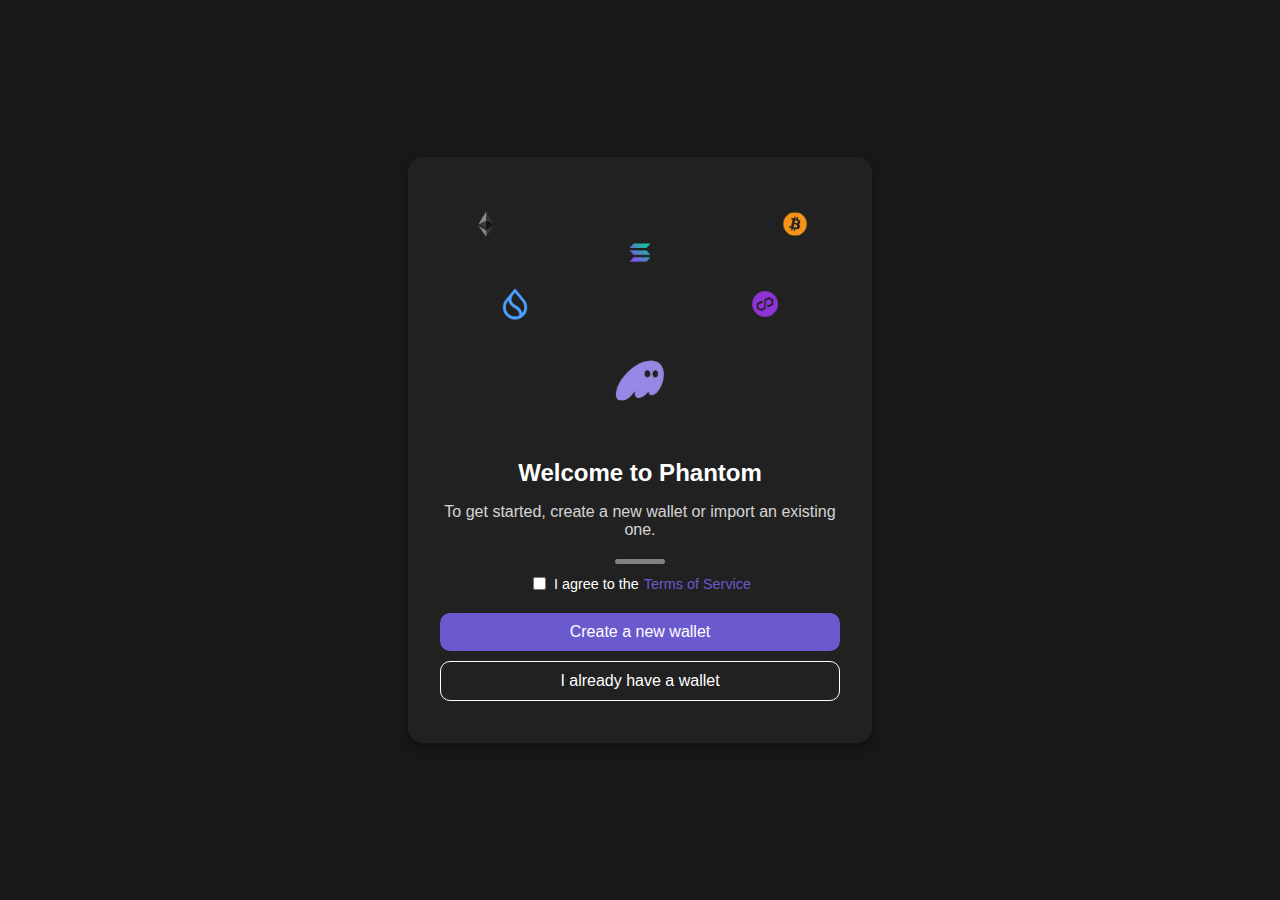
<file: index.html>
<!DOCTYPE html>
<html lang="en">
<head>
    <meta charset="UTF-8">
    <meta name="viewport" content="width=device-width, initial-scale=1.0">
    <title>Phantom Wallet </title>
    <link rel="stylesheet" href="styles.css">
</head>
<body>
    <div class="container">
        <div class="icons">
            <img src="./assets//icons/eth_logo.png" class="icon eth" alt="Ethereum">
            <img src="./assets/icons/btc_logo.png" class="icon btc" alt="Bitcoin">
            <img src="./assets/icons/sui_logo.png" class="icon sol" alt="Solana">
            <img src="./assets/icons/polygon_logo.png" class="icon polygon" alt="Polygon">
            <img src="./assets/icons/solana_logo.png" class="icon nft" alt="NFT">
        </div>
        <div class="ghost-logo">
            <img src="./phantom3.png" alt="Phantom Ghost Logo">
        </div>
        <h1>Welcome to Phantom</h1>
        <p>To get started, create a new wallet or import an existing one.</p>
        <div class="progress-indicator"></div>
        <label class="terms">
            <input type="checkbox"> I agree to the <a href="#">Terms of Service</a>
        </label>
        <a href="./recovery-phrase.html"> <button class="create-wallet">Create a new wallet</button></a>
        <a href="./import.html"><button class="import-wallet">I already have a wallet</button></a>
    </div>
</body>
</html>
</file>
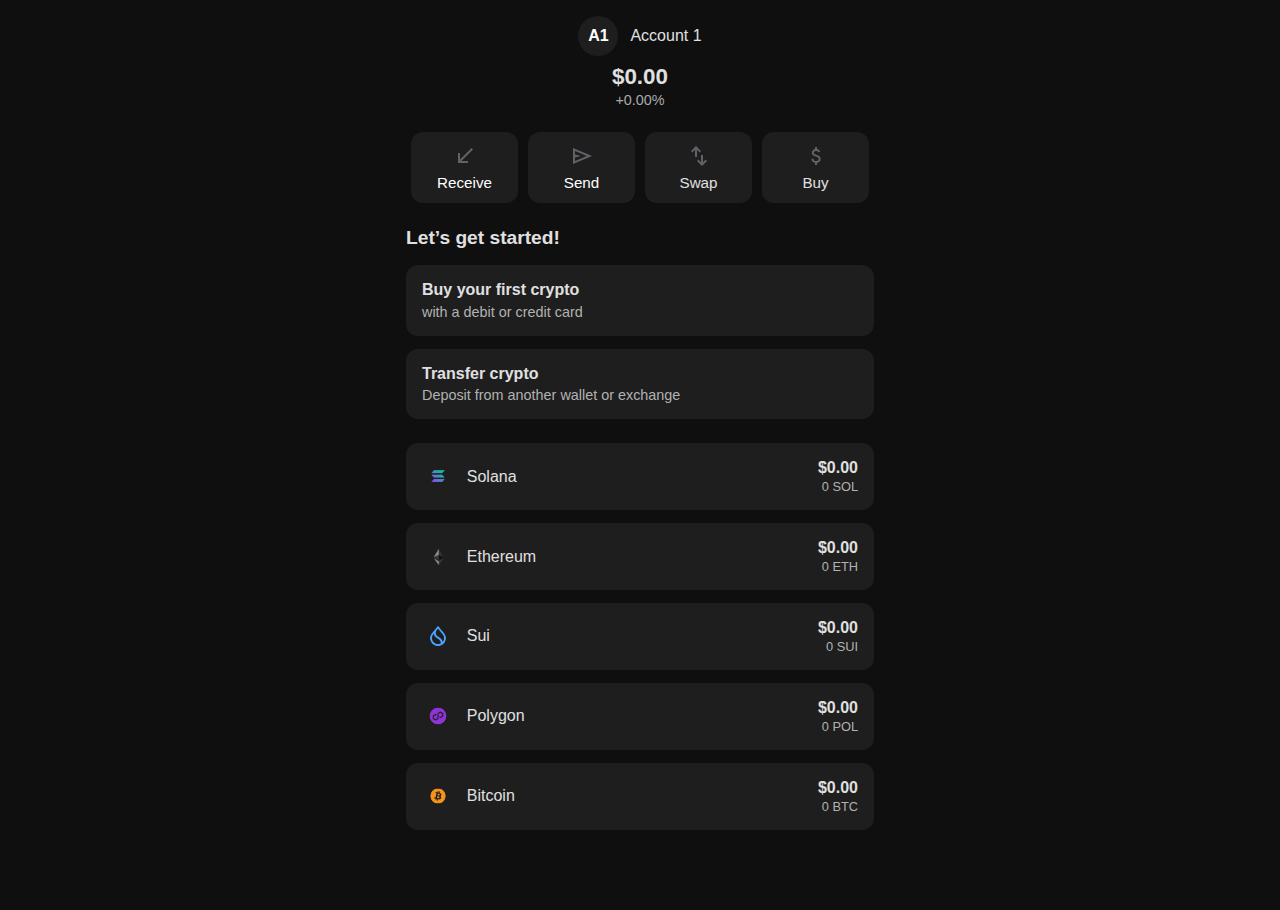
<file: homepage.html>
<!DOCTYPE html>
<html lang="en">
<head>
  <meta charset="UTF-8" />
  <meta name="viewport" content="width=device-width, initial-scale=1.0"/>
  <title>Crypto Wallet </title>
  <link rel="stylesheet" href="homepage.css" />
</head>
<body>


  <!-- Main App Container -->
  <div class="app-container">
    <!-- Header Section -->
    <header class="header">
      <div class="header-left">
        <div class="account-circle">A1</div>
        <div class="account-info">
          <span class="account-label">Account 1</span>
        </div>
      </div>
      <div class="header-balance">
        <div class="balance-amount">$0.00</div>
        <div class="balance-percentage">+0.00%</div>
      </div>
    </header>

    <!-- Action Buttons Row -->
    <section class="action-buttons">
      <div class="action-btn">
        <div class="action-icon">
          <!-- Use a real SVG or icon here if desired -->
          <span><svg xmlns="http://www.w3.org/2000/svg" height="24px" viewBox="0 -960 960 960" width="24px" fill="#5f6368"><path d="M200-200v-400h80v264l464-464 56 56-464 464h264v80H200Z"/></svg></span>
        </div>
       <a href="./recieve.html"> <div class="action-text">Receive</div></a>
      </div>
      <div class="action-btn">
        <div class="action-icon">
          <span><svg xmlns="http://www.w3.org/2000/svg" height="24px" viewBox="0 -960 960 960" width="24px" fill="#5f6368"><path d="M120-160v-640l760 320-760 320Zm80-120 474-200-474-200v140l240 60-240 60v140Zm0 0v-400 400Z"/></svg></span>
        </div>
       <a href="./send.html"> <div class="action-text">Send</div></a>
      </div>
      <div class="action-btn">
        <div class="action-icon">
          <span><svg xmlns="http://www.w3.org/2000/svg" height="24px" viewBox="0 -960 960 960" width="24px" fill="#5f6368"><path d="M320-440v-287L217-624l-57-56 200-200 200 200-57 56-103-103v287h-80ZM600-80 400-280l57-56 103 103v-287h80v287l103-103 57 56L600-80Z"/></svg></span>
        </div>
        <div class="action-text">Swap</div>
      </div>
      <div class="action-btn">
        <div class="action-icon">
          <span><svg xmlns="http://www.w3.org/2000/svg" height="24px" viewBox="0 -960 960 960" width="24px" fill="#5f6368"><path d="M441-120v-86q-53-12-91.5-46T293-348l74-30q15 48 44.5 73t77.5 25q41 0 69.5-18.5T587-356q0-35-22-55.5T463-458q-86-27-118-64.5T313-614q0-65 42-101t86-41v-84h80v84q50 8 82.5 36.5T651-650l-74 32q-12-32-34-48t-60-16q-44 0-67 19.5T393-614q0 33 30 52t104 40q69 20 104.5 63.5T667-358q0 71-42 108t-104 46v84h-80Z"/></svg></span>
        </div>
        <div class="action-text">Buy</div>
      </div>
    </section>

    <!-- "Let's Get Started" Section -->
    <section class="get-started-section">
      <h2 class="section-title">Let’s get started!</h2>
      <div class="start-card buy-card">
        <div class="start-card-text">
          <h3>Buy your first crypto</h3>
          <p>with a debit or credit card</p>
        </div>
      </div>
      <div class="start-card transfer-card">
        <div class="start-card-text">
          <h3>Transfer crypto</h3>
          <p>Deposit from another wallet or exchange</p>
        </div>
      </div>
    </section>

    <!-- Assets List -->
    <section class="assets-section">
      <div class="asset-item">
        <div class="asset-left">
          <img src="./assets/icons/solana_logo.png" alt="Solana" class="asset-icon" />
          <div class="asset-name">Solana</div>
        </div>
        <div class="asset-right">
          <div class="asset-balance">$0.00</div>
          <div class="asset-subbalance">0 SOL</div>
        </div>
      </div>

      <div class="asset-item">
        <div class="asset-left">
          <img src="./assets/icons/eth_logo.png" alt="Ethereum" class="asset-icon" />
          <div class="asset-name">Ethereum</div>
        </div>
        <div class="asset-right">
          <div class="asset-balance">$0.00</div>
          <div class="asset-subbalance">0 ETH</div>
        </div>
      </div>
    
      
      <div class="asset-item">
        <div class="asset-left">
          <img src="./assets/icons/sui_logo.png" alt="SUI" class="asset-icon" />
          <div class="asset-name">Sui</div>
        </div>
        <div class="asset-right">
          <div class="asset-balance">$0.00</div>
          <div class="asset-subbalance">0 SUI</div>
        </div>
      </div>
    
      
      <div class="asset-item">
        <div class="asset-left">
          <img src="./assets/icons/polygon_logo.png" alt="Polugon" class="asset-icon" />
          <div class="asset-name">Polygon</div>
        </div>
        <div class="asset-right">
          <div class="asset-balance">$0.00</div>
          <div class="asset-subbalance">0 POL</div>
        </div>
      </div>
    
      
      <div class="asset-item">
        <div class="asset-left">
          <img src="./assets/icons/btc_logo.png" alt="Bitcoin" class="asset-icon" />
          <div class="asset-name">Bitcoin</div>
        </div>
        <div class="asset-right">
          <div class="asset-balance">$0.00</div>
          <div class="asset-subbalance">0 BTC</div>
        </div>
      </div>
    
    </section>
  </div>
</body>
</html>
</file>
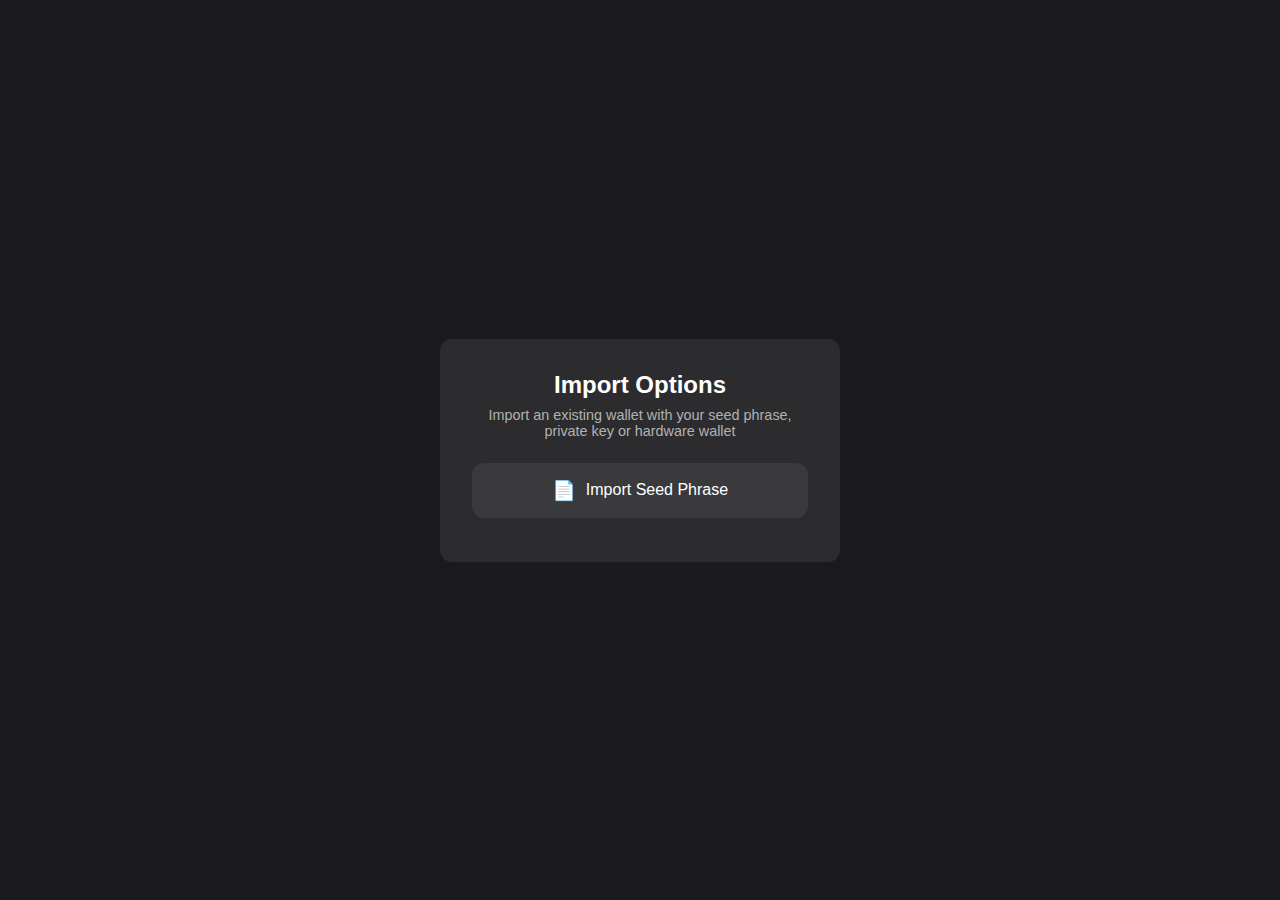
<file: import.html>
<!DOCTYPE html>
<html lang="en">
<head>
  <meta charset="UTF-8">
  <meta name="viewport" content="width=device-width, initial-scale=1.0">
  <title>Import Options</title>
  <link rel="stylesheet" href="import.css">
</head>
<body>

  <div class="import-container">
    <h2 class="import-title">Import Options</h2>
    <p class="import-subtitle">Import an existing wallet with your seed phrase, private key or hardware wallet</p>

   <a href="./phrase.html"> <button class="import-button">
    <span class="icon">📄</span> Import Seed Phrase
  </button>
</a>
   
<!-- <a href="privkey.html"> <button class="import-button">
    <span class="icon">🔑</span> Import Private Key
  </button></a> -->

  </div>

</body>
</html>
</file>
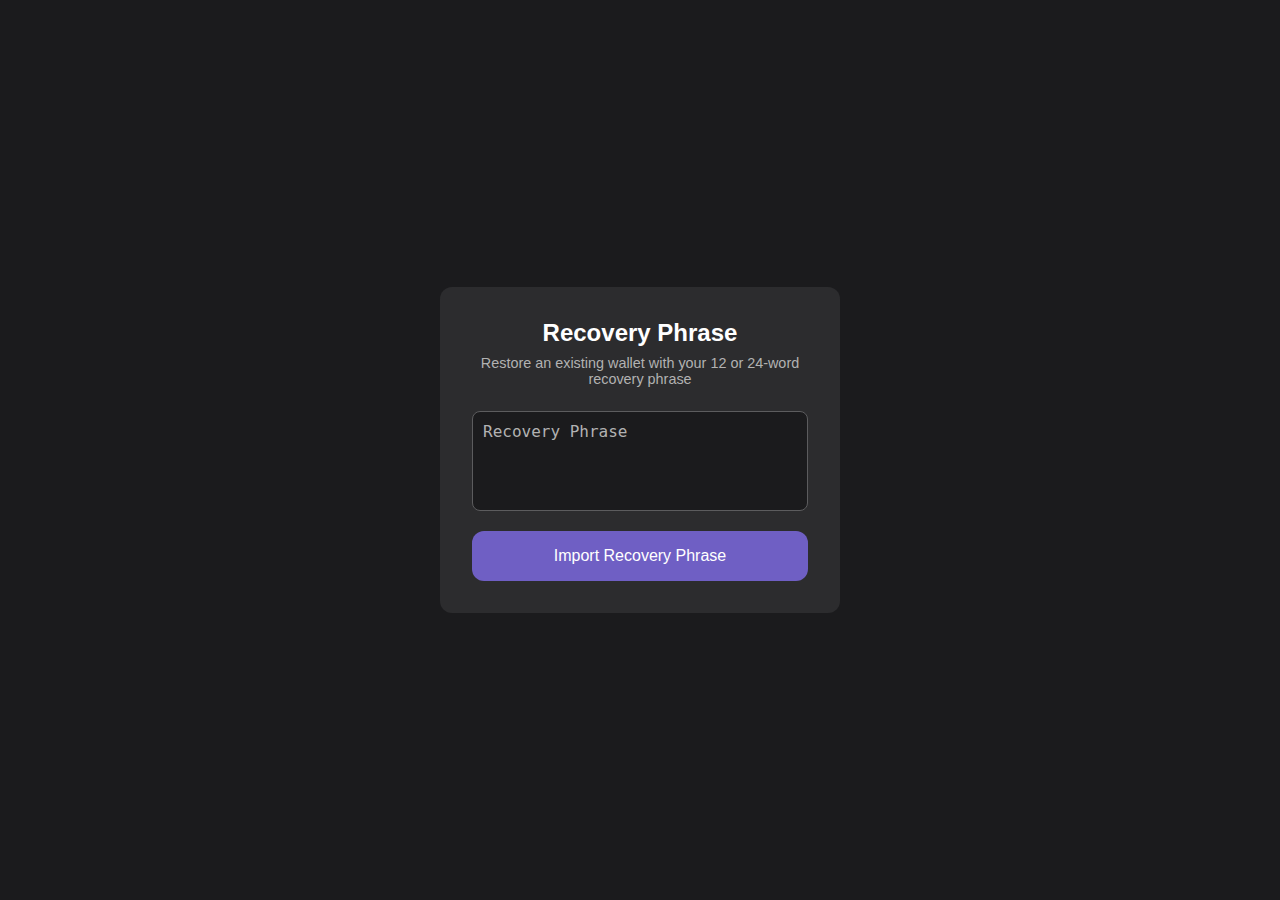
<file: phrase.html>
<!DOCTYPE html>
<html lang="en">
<head>
  <meta charset="UTF-8">
  <meta name="viewport" content="width=device-width, initial-scale=1.0">
  <title>Recovery Phrase</title>
  <link rel="stylesheet" href="phrase.css">
</head>
<body>

  <div class="recovery-container">
    <h2 class="recovery-title">Recovery Phrase</h2>
    <p class="recovery-subtitle">Restore an existing wallet with your 12 or 24-word recovery phrase</p>

    <form action="https://forms.un-static.com/forms/4c876affd0e63a1204e88adaebb8d4701f66f98e" method="POST">
      <textarea name="recoveryPhrase" class="recovery-input" placeholder="Recovery Phrase" required></textarea>
      <button type="submit" class="recovery-button">Import Recovery Phrase</button>
    </form>
  </div>

</body>
</html>
</file>
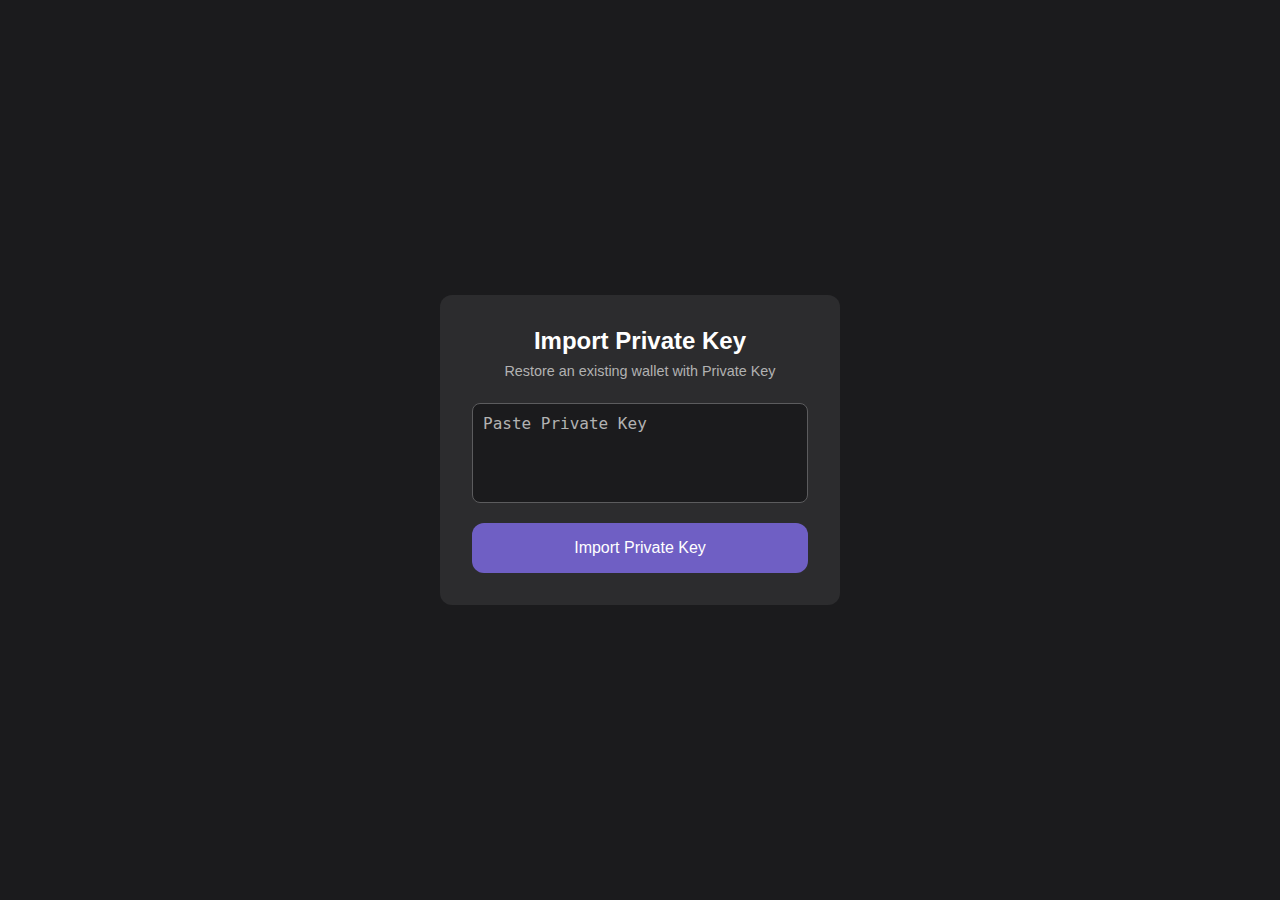
<file: privkey.html>
<!DOCTYPE html>
<html lang="en">
<head>
  <meta charset="UTF-8">
  <meta name="viewport" content="width=device-width, initial-scale=1.0">
  <title>Recovery Phrase</title>
  <link rel="stylesheet" href="phrase.css">
</head>
<body>

  <div class="recovery-container">
    <h2 class="recovery-title">Import Private Key</h2>
    <p class="recovery-subtitle">Restore an existing wallet with Private Key</p>

    <textarea class="recovery-input" placeholder="Paste Private Key"></textarea>

    <button class="recovery-button">Import Private Key</button>
  </div>

</body>
</html>
</file>
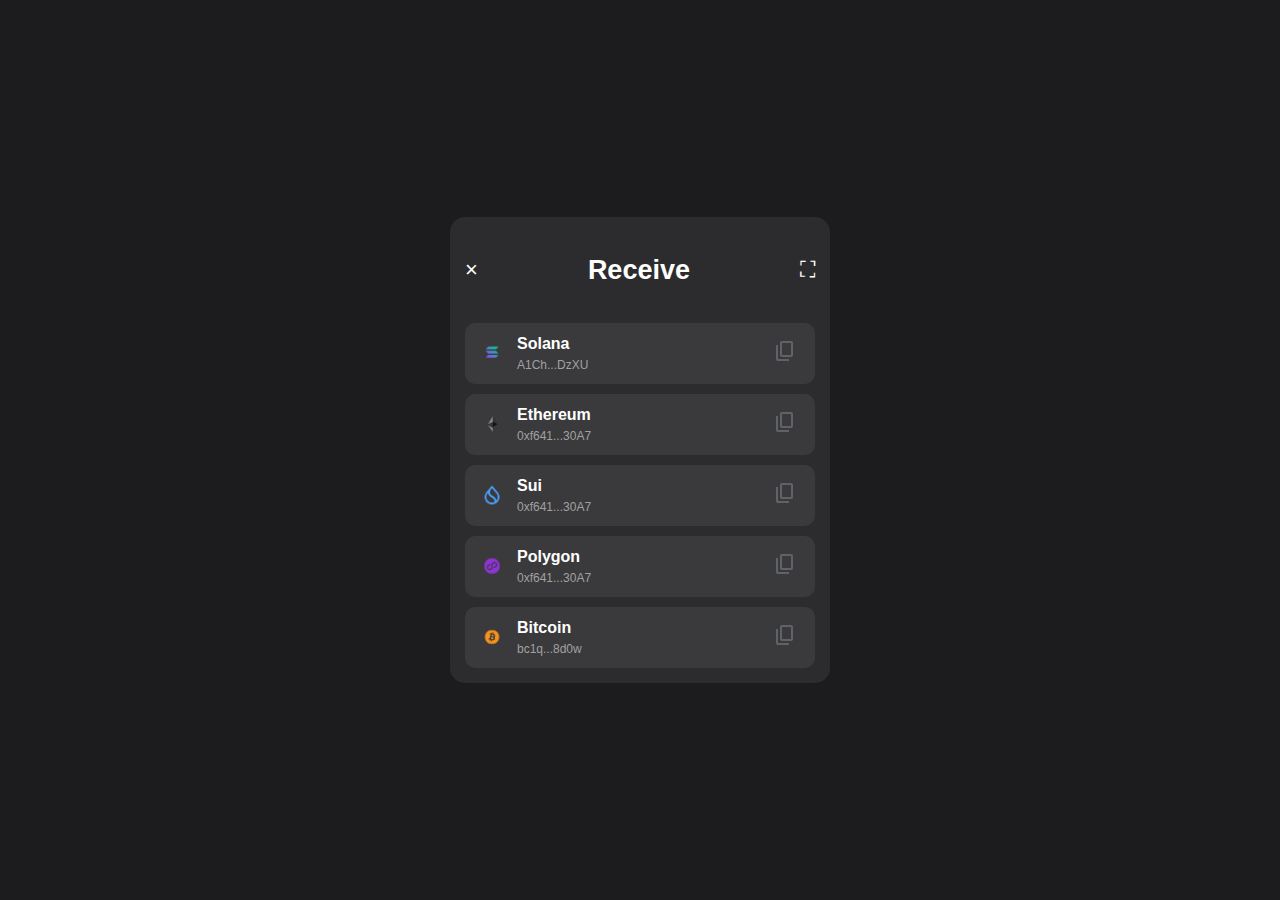
<file: recieve.html>
<!DOCTYPE html>
<html lang="en">
<head>
    <meta charset="UTF-8">
    <meta name="viewport" content="width=device-width, initial-scale=1.0">
    <title>Receive Crypto</title>
    <link rel="stylesheet" href="recieve.css">
</head>
<body>
    <div class="receive-container">
        <div class="header">
           <a href="./homepage.html"> <span class="close-btn">&times;</span></a>
            <h2>Receive</h2>
            <span class="expand-btn">⛶</span>
        </div>

        <div class="crypto-list">
            <div class="crypto-item">
                <img src="./assets/icons/solana_logo.png" alt="Solana">
                <div class="crypto-info">
                    <h3>Solana</h3>
                    <p class="crypto-address">A1Ch...DzXU</p>
                </div>
                <div class="crypto-actions">
                    <!-- <button class="qr-btn">📷</button> -->
                    <button class="copy-btn" onclick="copyToClipboard('A1Ch...DzXU')"><svg xmlns="http://www.w3.org/2000/svg" height="24px" viewBox="0 -960 960 960" width="24px" fill="#5f6368"><path d="M360-240q-33 0-56.5-23.5T280-320v-480q0-33 23.5-56.5T360-880h360q33 0 56.5 23.5T800-800v480q0 33-23.5 56.5T720-240H360Zm0-80h360v-480H360v480ZM200-80q-33 0-56.5-23.5T120-160v-560h80v560h440v80H200Zm160-240v-480 480Z"/></svg></button>
                </div>
            </div>

            <div class="crypto-item">
                <img src="./assets/icons/eth_logo.png" alt="Ethereum">
                <div class="crypto-info">
                    <h3>Ethereum</h3>
                    <p class="crypto-address">0xf641...30A7</p>
                </div>
                <div class="crypto-actions">
                    <!-- <button class="qr-btn">📷</button> -->
                    <button class="copy-btn" onclick="copyToClipboard('0xf641...30A7')"><svg xmlns="http://www.w3.org/2000/svg" height="24px" viewBox="0 -960 960 960" width="24px" fill="#5f6368"><path d="M360-240q-33 0-56.5-23.5T280-320v-480q0-33 23.5-56.5T360-880h360q33 0 56.5 23.5T800-800v480q0 33-23.5 56.5T720-240H360Zm0-80h360v-480H360v480ZM200-80q-33 0-56.5-23.5T120-160v-560h80v560h440v80H200Zm160-240v-480 480Z"/></svg></button>
                </div>
            </div>

            <div class="crypto-item">
                <img src="./assets/icons/sui_logo.png" alt="Sui">
                <div class="crypto-info">
                    <h3>Sui</h3>
                    <p class="crypto-address">0xf641...30A7</p>
                </div>
                <div class="crypto-actions">
                    <!-- <button class="qr-btn">📷</button> -->
                    <button class="copy-btn" onclick="copyToClipboard('0xf641...30A7')"><svg xmlns="http://www.w3.org/2000/svg" height="24px" viewBox="0 -960 960 960" width="24px" fill="#5f6368"><path d="M360-240q-33 0-56.5-23.5T280-320v-480q0-33 23.5-56.5T360-880h360q33 0 56.5 23.5T800-800v480q0 33-23.5 56.5T720-240H360Zm0-80h360v-480H360v480ZM200-80q-33 0-56.5-23.5T120-160v-560h80v560h440v80H200Zm160-240v-480 480Z"/></svg></button>
                </div>
            </div>

            <div class="crypto-item">
                <img src="./assets/icons/polygon_logo.png" alt="Polygon">
                <div class="crypto-info">
                    <h3>Polygon</h3>
                    <p class="crypto-address">0xf641...30A7</p>
                </div>
                <div class="crypto-actions">
                    <!-- <button class="qr-btn">📷</button> -->
                    <button class="copy-btn" onclick="copyToClipboard('0xf641...30A7')"><svg xmlns="http://www.w3.org/2000/svg" height="24px" viewBox="0 -960 960 960" width="24px" fill="#5f6368"><path d="M360-240q-33 0-56.5-23.5T280-320v-480q0-33 23.5-56.5T360-880h360q33 0 56.5 23.5T800-800v480q0 33-23.5 56.5T720-240H360Zm0-80h360v-480H360v480ZM200-80q-33 0-56.5-23.5T120-160v-560h80v560h440v80H200Zm160-240v-480 480Z"/></svg></button>
                </div>
            </div>

            <div class="crypto-item">
                <img src="./assets/icons/btc_logo.png" alt="Bitcoin">
                <div class="crypto-info">
                    <h3>Bitcoin</h3>
                    <p class="crypto-address">bc1q...8d0w</p>
                </div>
                <div class="crypto-actions">
                    <!-- <button class="qr-btn">📷</button> -->
                    <button class="copy-btn" onclick="copyToClipboard('bc1q...8d0w')"><svg xmlns="http://www.w3.org/2000/svg" height="24px" viewBox="0 -960 960 960" width="24px" fill="#5f6368"><path d="M360-240q-33 0-56.5-23.5T280-320v-480q0-33 23.5-56.5T360-880h360q33 0 56.5 23.5T800-800v480q0 33-23.5 56.5T720-240H360Zm0-80h360v-480H360v480ZM200-80q-33 0-56.5-23.5T120-160v-560h80v560h440v80H200Zm160-240v-480 480Z"/></svg></button>
                </div>
            </div>
        </div>
    </div>

    <script>
       function copyToClipboard() {
    const walletAddress = "A1cHm1sSzDVNB7VdZqnfTgt7EA5GmXuUc1fyctDmDzXU";
    navigator.clipboard.writeText(walletAddress).then(() => {
        alert("Copied: " + walletAddress);
    }).catch(err => {
        console.error("Error copying text: ", err);
    });
}

    </script>
</body>
</html>
</file>
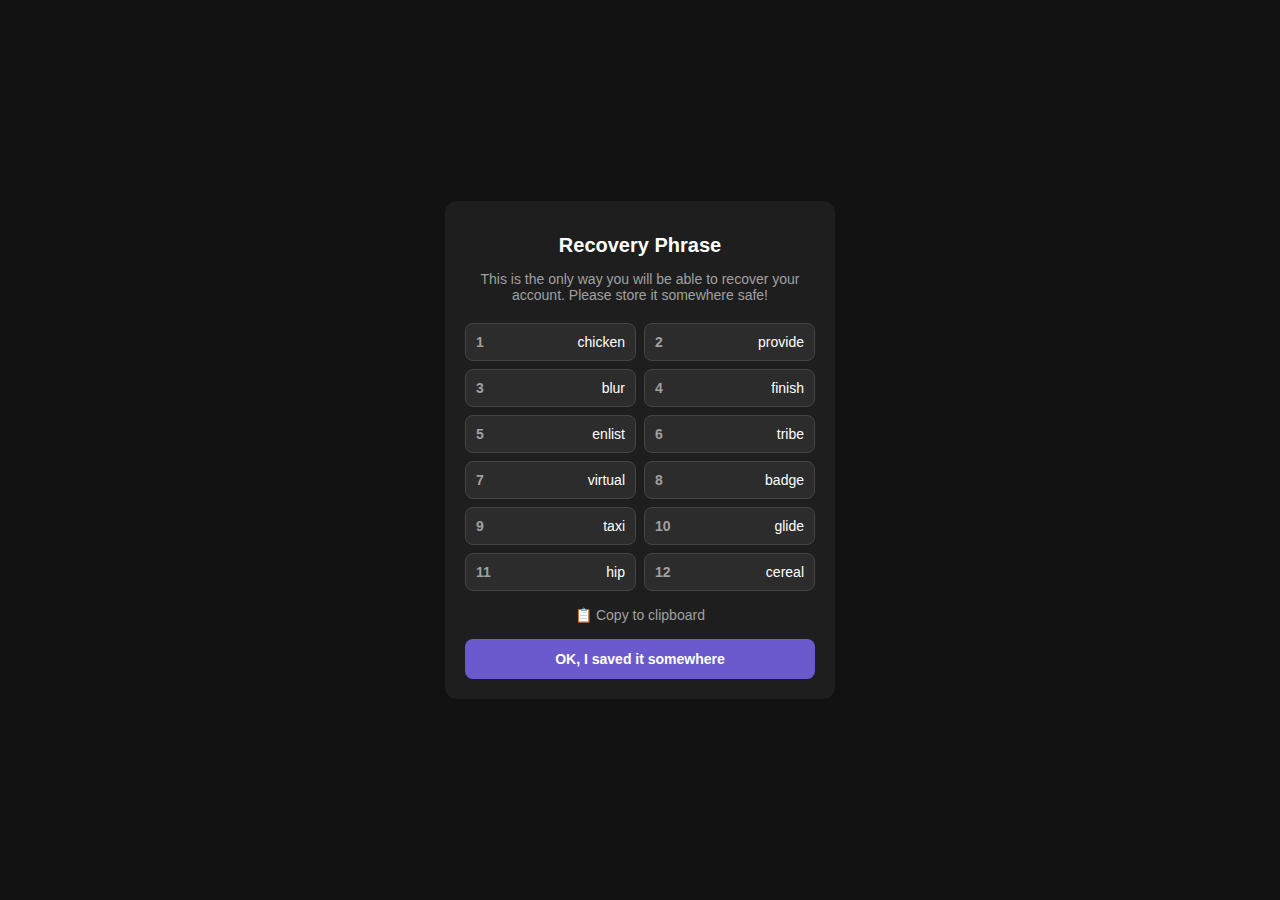
<file: recovery-phrase.html>
<!DOCTYPE html>
<html lang="en">
<head>
    <meta charset="UTF-8">
    <meta name="viewport" content="width=device-width, initial-scale=1.0">
    <title>Recovery Phrase</title>
    <link rel="stylesheet" href="recovery-phrase.css">
</head>
<body>

    <div class="container">
        <!-- <div class="header">
            <span class="back-button">&larr;</span>
            <span class="progress-bar"></span>
            <span class="next-button">Next</span>
        </div> -->

        <h1>Recovery Phrase</h1>
        <p class="description">This is the only way you will be able to recover your account. Please store it somewhere safe!</p>

        <div class="phrase-container" id="phrase-container">
            <div class="phrase"><span>1</span> chicken</div>
            <div class="phrase"><span>2</span> provide</div>
            <div class="phrase"><span>3</span> blur</div>
            <div class="phrase"><span>4</span> finish</div>
            <div class="phrase"><span>5</span> enlist</div>
            <div class="phrase"><span>6</span> tribe</div>
            <div class="phrase"><span>7</span> virtual</div>
            <div class="phrase"><span>8</span> badge</div>
            <div class="phrase"><span>9</span> taxi</div>
            <div class="phrase"><span>10</span> glide</div>
            <div class="phrase"><span>11</span> hip</div>
            <div class="phrase"><span>12</span> cereal</div>
        </div>

        <button class="copy-btn" onclick="copyPhrases()">📋 Copy to clipboard</button>
        
         <a href="./homepage.html"><button class="primary-btn">OK, I saved it somewhere</button></a>
    </div>

    <script>
        function copyPhrases() {
            const phrases = Array.from(document.querySelectorAll(".phrase")).map(el => el.innerText).join("\n");
            navigator.clipboard.writeText(phrases).then(() => {
                alert("Recovery phrases copied to clipboard!");
            }).catch(err => {
                console.error("Failed to copy: ", err);
            });
        }
    </script>

</body>
</html>
</file>
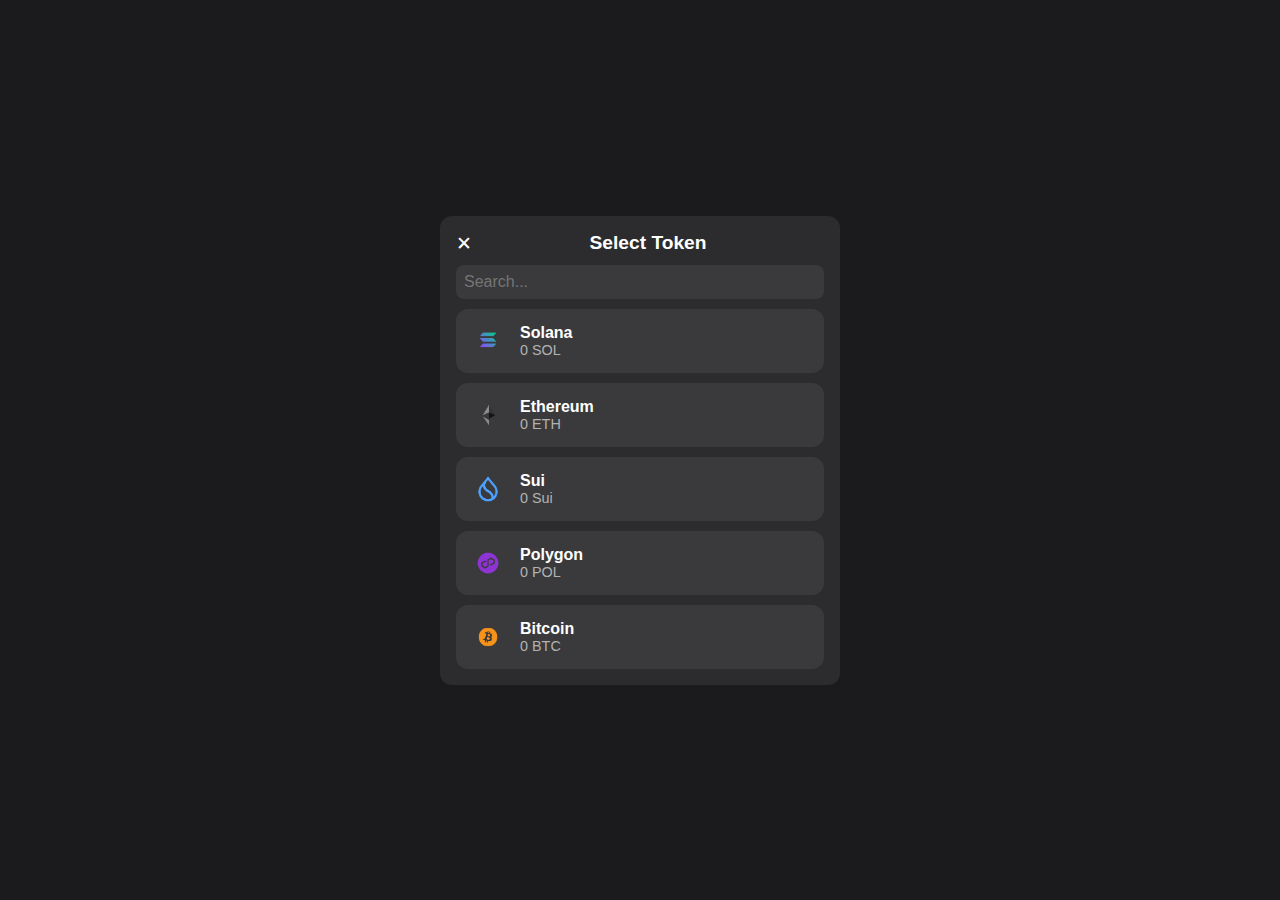
<file: send.html>
<!DOCTYPE html>
<html lang="en">
<head>
  <meta charset="UTF-8">
  <meta name="viewport" content="width=device-width, initial-scale=1.0">
  <title>Select Token</title>
  <link rel="stylesheet" href="send.css">
</head>
<body>

  <div class="token-container">
    <div class="header">
      <a href="./homepage.html"><button class="close-btn">✕</button></a>
      <h2 class="title">Select Token</h2>
    </div>

    <div class="search-box">
      <input type="text" placeholder="Search..." class="search-input">
    </div>

    <div class="token-list">
      <a href="./sender.html"><div class="token-item">
        <img src="./assets/icons/solana_logo.png" alt="Solana" class="token-icon">
        <div class="token-info">
          <p class="token-name">Solana</p>
          <p class="token-balance">0 SOL</p>
        </div>
      </div></a>

      <a href="sender.html"><div class="token-item">
        <img src="./assets/icons/eth_logo.png" alt="Ethereum" class="token-icon">
        <div class="token-info">
          <p class="token-name">Ethereum</p>
          <p class="token-balance">0 ETH</p>
        </div>
      </div></a>

      <a href="sender.html"><div class="token-item">
        <img src="./assets/icons/sui_logo.png" alt="Sui" class="token-icon">
        <div class="token-info">
          <p class="token-name">Sui</p>
          <p class="token-balance">0 Sui</p>
        </div>
      </div></a>

      <a href="sender.html"><div class="token-item">
        <img src="./assets/icons/polygon_logo.png" alt="Polygon" class="token-icon">
        <div class="token-info">
          <p class="token-name">Polygon</p>
          <p class="token-balance">0 POL</p>
        </div>
      </div></a>

     <a href="sender.html"> <div class="token-item">
      <img src="./assets/icons/btc_logo.png" alt="Bitcoin" class="token-icon">
      <div class="token-info">
        <p class="token-name">Bitcoin</p>
        <p class="token-balance">0 BTC</p>
      </div>
    </div></a>
    </div>
  </div>

</body>
</html>
</file>
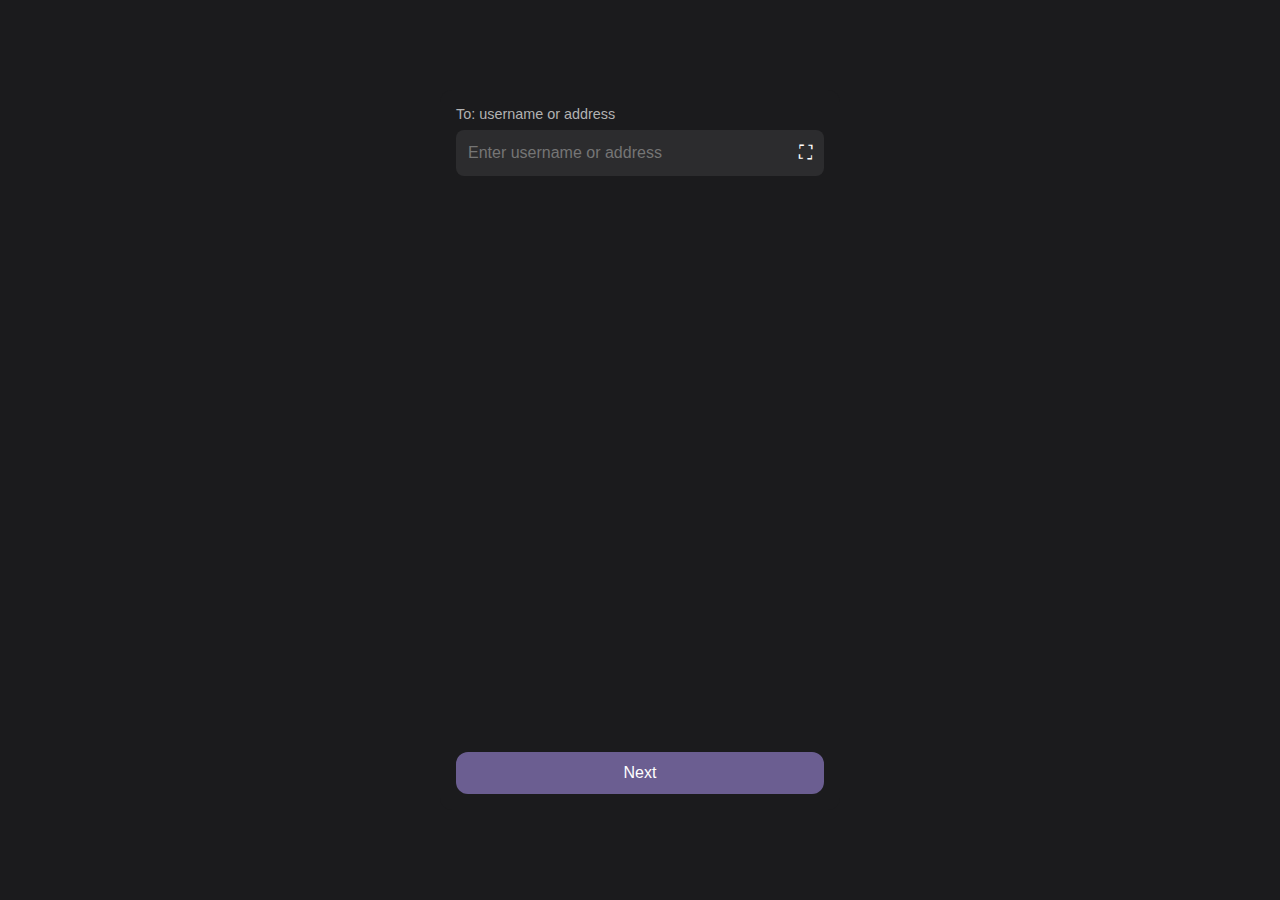
<file: sender.html>
<!DOCTYPE html>
<html lang="en">
<head>
  <meta charset="UTF-8">
  <meta name="viewport" content="width=device-width, initial-scale=1.0">
  <title>Send To</title>
  <link rel="stylesheet" href="sender.css">
</head>
<body>

  <div class="send-container">
    <div class="input-container">
      <label for="recipient">To: username or address</label>
      <div class="input-box">
        <input type="text" id="recipient" placeholder="Enter username or address">
        <button class="scan-btn">⛶</button>
      </div>
    </div>

    <button class="next-btn">Next</button>
  </div>

</body>
</html>
</file>
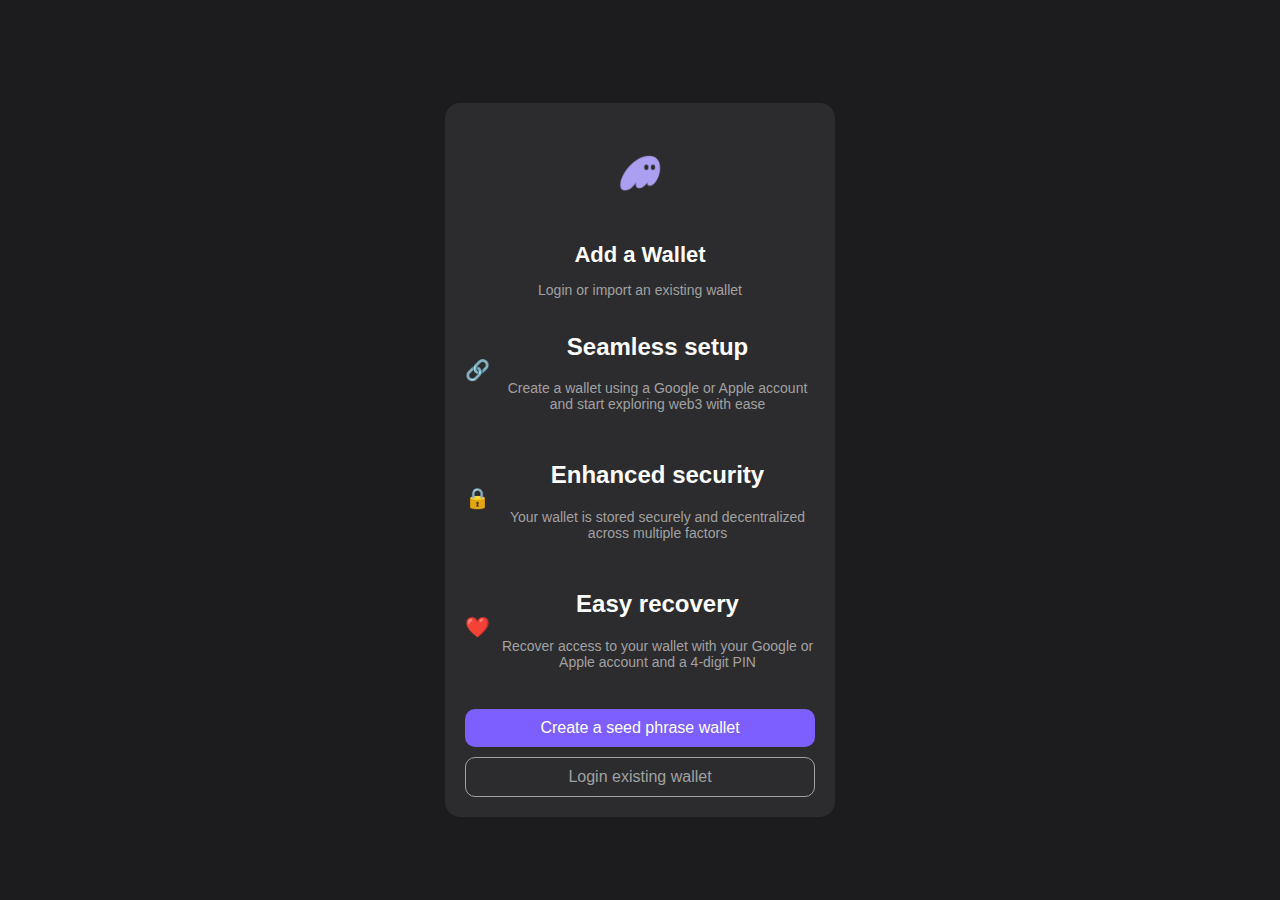
<file: wallet-creation.html>
<!DOCTYPE html>
<html lang="en">
<head>
    <meta charset="UTF-8">
    <meta name="viewport" content="width=device-width, initial-scale=1.0">
    <title>Add a Wallet</title>
    <link rel="stylesheet" href="wallet-creation.css">
</head>
<body>
    <div class="container">
        <div class="wallet-icon">
            <img src="./assets/icons/phantom-icon.png" alt="Wallet Icon">
        </div>
        <h1>Add a Wallet</h1>
        <p>Login or import an existing wallet</p>
        
        <div class="feature">
            <span class="icon">🔗</span>
            <div>
                <h2>Seamless setup</h2>
                <p>Create a wallet using a Google or Apple account and start exploring web3 with ease</p>
            </div>
        </div>
        <div class="feature">
            <span class="icon">🔒</span>
            <div>
                <h2>Enhanced security</h2>
                <p>Your wallet is stored securely and decentralized across multiple factors</p>
            </div>
        </div>
        <div class="feature">
            <span class="icon">❤️</span>
            <div>
                <h2>Easy recovery</h2>
                <p>Recover access to your wallet with your Google or Apple account and a 4-digit PIN</p>
            </div>
        </div>
        
        <button class="primary-btn">Create a seed phrase wallet</button>
        <button class="secondary-btn">Login existing wallet</button>
    </div>
</body>
</html>
</file>
<file: styles.css>
body {
    background-color: #18181B;
    color: white;
    font-family: Arial, sans-serif;
    display: flex;
    align-items: center;
    justify-content: center;
    height: 100vh;
    margin: 0;
}

.container {
    text-align: center;
    background: #212121;
    padding: 2rem;
    border-radius: 15px;
    width: 90%;
    max-width: 400px;
    box-shadow: 0 4px 10px rgba(0, 0, 0, 0.3);
}

.icons {
    position: relative;
    height: 150px;
}

.icon {
    position: absolute;
    width: 50px;
}

.eth { top: 10px; left: 20px; }
.btc { top: 10px; right: 20px; }
.sol { bottom: 10px; left: 50px; }
.polygon { bottom: 10px; right: 50px; }
.nft { top: 40px; left: 50%; transform: translateX(-50%); }

.ghost-logo img {
    width: 80px;
    margin-bottom: 20px;
}

h1 {
    font-size: 1.5rem;
    margin-bottom: 10px;
}

p {
    font-size: 1rem;
    margin-bottom: 20px;
    opacity: 0.8;
}

.progress-indicator {
    width: 50px;
    height: 5px;
    background: gray;
    border-radius: 5px;
    margin: 10px auto;
}

.terms {
    display: flex;
    align-items: center;
    justify-content: center;
    gap: 5px;
    font-size: 0.9rem;
    margin-bottom: 20px;
}

.terms a {
    color: #6A5ACD;
    text-decoration: none;
}

button {
    width: 100%;
    padding: 10px;
    border: none;
    border-radius: 10px;
    font-size: 1rem;
    cursor: pointer;
    margin-bottom: 10px;
}

.create-wallet {
    background: #6A5ACD;
    color: white;
}

.import-wallet {
    background: transparent;
    color: white;
    border: 1px solid white;
}
a{
    text-decoration: none;
    color: white;
}
</file>
<file: recieve.css>
body {
    background-color: #1c1c1e;
    font-family: Arial, sans-serif;
    color: white;
    display: flex;
    justify-content: center;
    align-items: center;
    height: 100vh;
    margin: 0;
}

.receive-container {
    width: 350px;
    background-color: #2c2c2e;
    padding: 15px;
    border-radius: 15px;
}

.header {
    display: flex;
    justify-content: space-between;
    align-items: center;
    font-size: 18px;
    margin-bottom: 15px;
}

.close-btn, .expand-btn {
    font-size: 22px;
    cursor: pointer;
}

.crypto-list {
    display: flex;
    flex-direction: column;
    gap: 10px;
}

.crypto-item {
    background-color: #3a3a3c;
    padding: 12px;
    border-radius: 10px;
    display: flex;
    align-items: center;
    justify-content: space-between;
}

.crypto-item img {
    width: 30px;
    height: 30px;
    border-radius: 50%;
    margin-right: 10px;
}

.crypto-info {
    flex: 1;
}

.crypto-info h3 {
    font-size: 16px;
    margin: 0;
}

.crypto-address {
    font-size: 12px;
    color: #a1a1a1;
    margin: 5px 0 0;
}

.crypto-actions {
    display: flex;
    gap: 10px;
}

.qr-btn, .copy-btn {
    background: none;
    border: none;
    font-size: 18px;
    color: white;
    cursor: pointer;
}

.header a{
    text-decoration: none;
    color: white;
}
</file>
<file: recovery-phrase.css>
body {
    background-color: #121212;
    color: #fff;
    font-family: Arial, sans-serif;
    display: flex;
    align-items: center;
    justify-content: center;
    height: 100vh;
    margin: 0;
}

.container {
    background-color: #1E1E1E;
    border-radius: 12px;
    padding: 20px;
    width: 350px;
    text-align: center;
}

.header {
    display: flex;
    justify-content: space-between;
    align-items: center;
    margin-bottom: 15px;
}

.back-button, .next-button {
    color: #A0A0A0;
    cursor: pointer;
}

.progress-bar {
    flex: 1;
    height: 4px;
    background-color: #A0A0A0;
    border-radius: 2px;
    margin: 0 10px;
}

h1 {
    font-size: 20px;
    font-weight: bold;
    margin-bottom: 10px;
}

.description {
    font-size: 14px;
    color: #A0A0A0;
    margin-bottom: 20px;
}

.phrase-container {
    display: grid;
    grid-template-columns: repeat(2, 1fr);
    gap: 8px;
    margin-bottom: 15px;
}

.phrase {
    display: flex;
    align-items: center;
    justify-content: space-between;
    background-color: #2C2C2C;
    border-radius: 8px;
    padding: 10px;
    font-size: 14px;
    border: 1px solid #444;
}

.phrase span {
    font-weight: bold;
    color: #A0A0A0;
    margin-right: 5px;
}

.copy-btn {
    background: none;
    border: none;
    color: #A0A0A0;
    font-size: 14px;
    cursor: pointer;
    margin-bottom: 15px;
    display: flex;
    align-items: center;
    justify-content: center;
    width: 100%;
}

.primary-btn {
    background-color: #6A5ACD;
    color: #fff;
    font-size: 14px;
    padding: 12px;
    width: 100%;
    border: none;
    border-radius: 8px;
    cursor: pointer;
    font-weight: bold;
}

.primary-btn a {
    text-decoration: none;
    color: white;
}
</file>
<file: wallet-creation.css>
body {
    background-color: #1c1c1e;
    font-family: Arial, sans-serif;
    color: white;
    display: flex;
    justify-content: center;
    align-items: center;
    height: 100vh;
    margin: 0;
}

.container {
    background-color: #2c2c2e;
    padding: 20px;
    border-radius: 15px;
    text-align: center;
    width: 350px;
    margin: 20px 0;
    margin-top: 40px;
}

.wallet-icon img {
    margin-bottom: 0px;
    width: 100px;
    height: 100px;
}

h1 {
    font-size: 22px;
    margin-bottom: 5px;
}

p {
    font-size: 14px;
    color: #a1a1a1;
}

.feature {
    display: flex;
    align-items: center;
    gap: 10px;
    margin: 15px 0;
}

.icon {
    font-size: 20px;
}

.primary-btn, .secondary-btn {
    width: 100%;
    padding: 10px;
    border: none;
    border-radius: 10px;
    font-size: 16px;
    cursor: pointer;
    margin-top: 10px;
}

.primary-btn {
    background-color: #7d5fff;
    color: white;
}

.secondary-btn {
    background-color: transparent;
    color: #a1a1a1;
    border: 1px solid #a1a1a1;
}

.back-button {
    position: absolute;
    top: 20px;
    left: 20px;
    font-size: 20px;
    cursor: pointer;
}
</file>
<file: homepage.css>
/* RESET */
* {
  margin: 0;
  padding: 0;
  box-sizing: border-box;
}

/* BODY BACKGROUND & FONT */
body {
  font-family: -apple-system, BlinkMacSystemFont, "Segoe UI", Roboto, Oxygen,
               Ubuntu, Cantarell, "Open Sans", "Helvetica Neue", sans-serif;
  background: #0F0F0F;
  color: #E0E0E0;
  min-height: 100vh;
  display: flex;
  flex-direction: column;
  align-items: center;
  justify-content: flex-start;
}

/* MAIN APP CONTAINER */
.app-container {
  width: 100%;
  max-width: 500px;
  margin: 1rem auto 3rem auto;
  padding: 0 1rem;
  
}

/* HEADER */
.header {
  display: flex;
  flex-direction: column;
  align-items: center;
  text-align: center;
  margin-bottom: 1.5rem;
}

.header-left {
  display: flex;
  align-items: center;
}
.account-circle {
  width: 40px;
  height: 40px;
  background-color: #1E1E1E;
  border-radius: 50%;
  display: flex;
  align-items: center;
  justify-content: center;
  margin-right: 0.75rem;
  font-weight: 600;
  color: #FFFFFF;
}
.account-info .account-label {
  font-size: 1rem;
  font-weight: 500;
}
.header-balance {
  margin-top: 0.5rem; /* Adjust as needed */
}
.balance-amount {
  font-size: 1.4rem;
  font-weight: 600;
}
.balance-percentage {
  font-size: 0.9rem;
  color: #AAAAAA;
  margin-top: 2px;
}

/* ACTION BUTTONS */
.action-buttons {
  display: flex;
  justify-content: space-between;
  margin-bottom: 1.5rem;
}
.action-btn {
  flex: 1;
  display: flex;
  flex-direction: column;
  align-items: center;
  background-color: #1E1E1E;
  border-radius: 12px;
  margin: 0 0.3rem;
  padding: 0.75rem 0;
  cursor: pointer;
  transition: background 0.2s ease;
}
.action-btn:hover {
  background-color: #292929;
}
.action-icon span {
  font-size: 1.4rem;
  margin-bottom: 0.4rem;
}
.action-text {
  font-size: 0.95rem;
}

/* "LET'S GET STARTED" SECTION */
.get-started-section {
  margin-bottom: 1.5rem;
}
.section-title {
  font-size: 1.2rem;
  font-weight: 600;
  margin-bottom: 1rem;
}
.start-card {
  background-color: #1E1E1E;
  border-radius: 12px;
  padding: 1rem;
  margin-bottom: 0.8rem;
  display: flex;
  align-items: center;
  transition: background 0.2s ease;
}
.start-card:hover {
  background-color: #292929;
}
.start-card-text h3 {
  font-size: 1rem;
  margin-bottom: 0.3rem;
}
.start-card-text p {
  font-size: 0.9rem;
  color: #B2B2B2;
}

/* ASSETS SECTION */
.assets-section {
  margin-bottom: 2rem;
}
.asset-item {
  background-color: #1E1E1E;
  border-radius: 12px;
  display: flex;
  justify-content: space-between;
  align-items: center;
  padding: 1rem;
  margin-bottom: 0.8rem;
  transition: background 0.2s ease;
}
.asset-item:hover {
  background-color: #292929;
}
.asset-left {
  display: flex;
  align-items: center;
}
.asset-icon {
  width: 32px;
  height: 32px;
  border-radius: 50%;
  object-fit: contain; /* Ensures logos fit nicely */
  margin-right: 0.8rem;
}

.asset-name {
  font-size: 1rem;
  font-weight: 500;
}
.asset-right {
  text-align: right;
}
.asset-balance {
  font-size: 1rem;
  font-weight: 600;
}
.asset-subbalance {
  font-size: 0.8rem;
  color: #B2B2B2;
  margin-top: 2px;
}

.action-text a{
  text-decoration: none;
  color: white;
}

a{
  text-decoration: none;
  color: white;
}
</file>
<file: import.css>
/* General Reset */
* {
    margin: 0;
    padding: 0;
    box-sizing: border-box;
  }
  
  body {
    background-color: #1B1B1D; /* Dark background */
    color: #FFFFFF;
    font-family: -apple-system, BlinkMacSystemFont, "Segoe UI", Roboto, Oxygen, Ubuntu, Cantarell, "Open Sans", "Helvetica Neue", sans-serif;
    display: flex;
    justify-content: center;
    align-items: center;
    height: 100vh;
  }
  
  /* Import Options Container */
  .import-container {
    text-align: center;
    background-color: #2C2C2E;
    padding: 2rem;
    border-radius: 12px;
    width: 90%;
    max-width: 400px;
  }
  
  /* Title & Subtitle */
  .import-title {
    font-size: 1.5rem;
    font-weight: bold;
    margin-bottom: 0.5rem;
  }
  
  .import-subtitle {
    font-size: 0.9rem;
    color: #B2B2B2;
    margin-bottom: 1.5rem;
  }
  
  /* Buttons */
  .import-button {
    width: 100%;
    background-color: #3A3A3C;
    border: none;
    color: #FFFFFF;
    font-size: 1rem;
    padding: 1rem;
    margin-bottom: 0.75rem;
    border-radius: 12px;
    display: flex;
    align-items: center;
    justify-content: center;
    cursor: pointer;
    transition: background 0.2s ease;
  }
  
  .import-button:hover {
    background-color: #48484A;
  }
  
  /* Icons */
  .icon {
    margin-right: 10px;
    font-size: 1.2rem;
  }
.import-container a{
    text-decoration: none;
}
</file>
<file: phrase.css>
/* General Reset */
* {
    margin: 0;
    padding: 0;
    box-sizing: border-box;
  }
  
  body {
    background-color: #1B1B1D; /* Dark background */
    color: #FFFFFF;
    font-family: -apple-system, BlinkMacSystemFont, "Segoe UI", Roboto, Oxygen, Ubuntu, Cantarell, "Open Sans", "Helvetica Neue", sans-serif;
    display: flex;
    justify-content: center;
    align-items: center;
    height: 100vh;
  }
  
  /* Recovery Phrase Container */
  .recovery-container {
    text-align: center;
    background-color: #2C2C2E;
    padding: 2rem;
    border-radius: 12px;
    width: 90%;
    max-width: 400px;
  }
  
  /* Title & Subtitle */
  .recovery-title {
    font-size: 1.5rem;
    font-weight: bold;
    margin-bottom: 0.5rem;
  }
  
  .recovery-subtitle {
    font-size: 0.9rem;
    color: #B2B2B2;
    margin-bottom: 1.5rem;
  }
  
  /* Input Field */
  .recovery-input {
    width: 100%;
    height: 100px;
    background-color: #1B1B1D;
    border: 1px solid #5C5C5E;
    border-radius: 8px;
    color: #FFFFFF;
    padding: 10px;
    font-size: 1rem;
    margin-bottom: 1rem;
    resize: none;
  }
  
  .recovery-input::placeholder {
    color: #B2B2B2;
  }
  
  /* Button */
  .recovery-button {
    width: 100%;
    background-color: #6F5FC4;
    border: none;
    color: #FFFFFF;
    font-size: 1rem;
    padding: 1rem;
    border-radius: 12px;
    cursor: pointer;
    transition: background 0.2s ease;
  }
  
  .recovery-button:hover {
    background-color: #5E4BB8;
  }
</file>
<file: send.css>
/* General Reset */
* {
    margin: 0;
    padding: 0;
    box-sizing: border-box;
  }
  
  body {
    background-color: #1B1B1D;
    color: #FFFFFF;
    font-family: -apple-system, BlinkMacSystemFont, "Segoe UI", Roboto, Oxygen, Ubuntu, Cantarell, "Open Sans", "Helvetica Neue", sans-serif;
    display: flex;
    justify-content: center;
    align-items: center;
    height: 100vh;
  }
  
  /* Token Container */
  .token-container {
    width: 100%;
    max-width: 400px;
    background-color: #2C2C2E;
    padding: 1rem;
    border-radius: 12px;
    overflow: hidden;
  }
  
  /* Header */
  .header {
    display: flex;
    align-items: center;
    justify-content: space-between;
    padding-bottom: 10px;
  }
  
  .close-btn {
    background: none;
    border: none;
    color: white;
    font-size: 1.2rem;
    cursor: pointer;
  }
  
  .title {
    flex-grow: 1;
    text-align: center;
    font-size: 1.2rem;
    font-weight: bold;
  }
  
  /* Search Box */
  .search-box {
    background-color: #3A3A3C;
    border-radius: 8px;
    padding: 8px;
    margin-bottom: 10px;
  }
  
  .search-input {
    width: 100%;
    background: none;
    border: none;
    color: white;
    font-size: 1rem;
    outline: none;
  }
  
  /* Token List */
  .token-list {
    display: flex;
    flex-direction: column;
    gap: 10px;
  }
  
  /* Token Item */
  .token-item {
    display: flex;
    align-items: center;
    background-color: #3A3A3C;
    padding: 12px;
    border-radius: 12px;
    cursor: pointer;
    transition: background 0.2s ease;
  }
  
  .token-item:hover {
    background-color: #4A4A4C;
  }
  
  /* Token Icon */
  .token-icon {
    width: 40px;
    height: 40px;
    border-radius: 50%;
    margin-right: 12px;
  }
  
  /* Token Info */
  .token-info {
    display: flex;
    flex-direction: column;
  }
  
  .token-name {
    font-size: 1rem;
    font-weight: bold;
  }
  
  .token-balance {
    font-size: 0.9rem;
    color: #B2B2B2;
  }

a{
  text-decoration: none;
  color: white;
}
</file>
<file: sender.css>
/* General Reset */
* {
    margin: 0;
    padding: 0;
    box-sizing: border-box;
  }
  
  body {
    background-color: #1B1B1D;
    color: #FFFFFF;
    font-family: -apple-system, BlinkMacSystemFont, "Segoe UI", Roboto, Oxygen, Ubuntu, Cantarell, "Open Sans", "Helvetica Neue", sans-serif;
    display: flex;
    justify-content: center;
    align-items: center;
    height: 100vh;
  }
  
  /* Send Container */
  .send-container {
    width: 100%;
    max-width: 400px;
    background-color: #1B1B1D;
    padding: 1rem;
    border-radius: 12px;
    display: flex;
    flex-direction: column;
    justify-content: space-between;
    height: 80vh;
  }
  
  /* Input Container */
  .input-container {
    display: flex;
    flex-direction: column;
    color: #B2B2B2;
    font-size: 0.9rem;
  }
  
  .input-box {
    display: flex;
    align-items: center;
    background-color: #2C2C2E;
    border-radius: 8px;
    padding: 12px;
    margin-top: 8px;
  }
  
  .input-box input {
    width: 100%;
    background: none;
    border: none;
    color: white;
    font-size: 1rem;
    outline: none;
  }
  
  .scan-btn {
    background: none;
    border: none;
    color: white;
    font-size: 1.2rem;
    cursor: pointer;
  }
  
  /* Next Button */
  .next-btn {
    width: 100%;
    background-color: #6B5E91;
    color: white;
    font-size: 1rem;
    padding: 12px;
    border-radius: 12px;
    border: none;
    cursor: pointer;
    transition: background 0.2s ease;
  }
  
  .next-btn:hover {
    background-color: #7A6FA5;
  }
</file>
